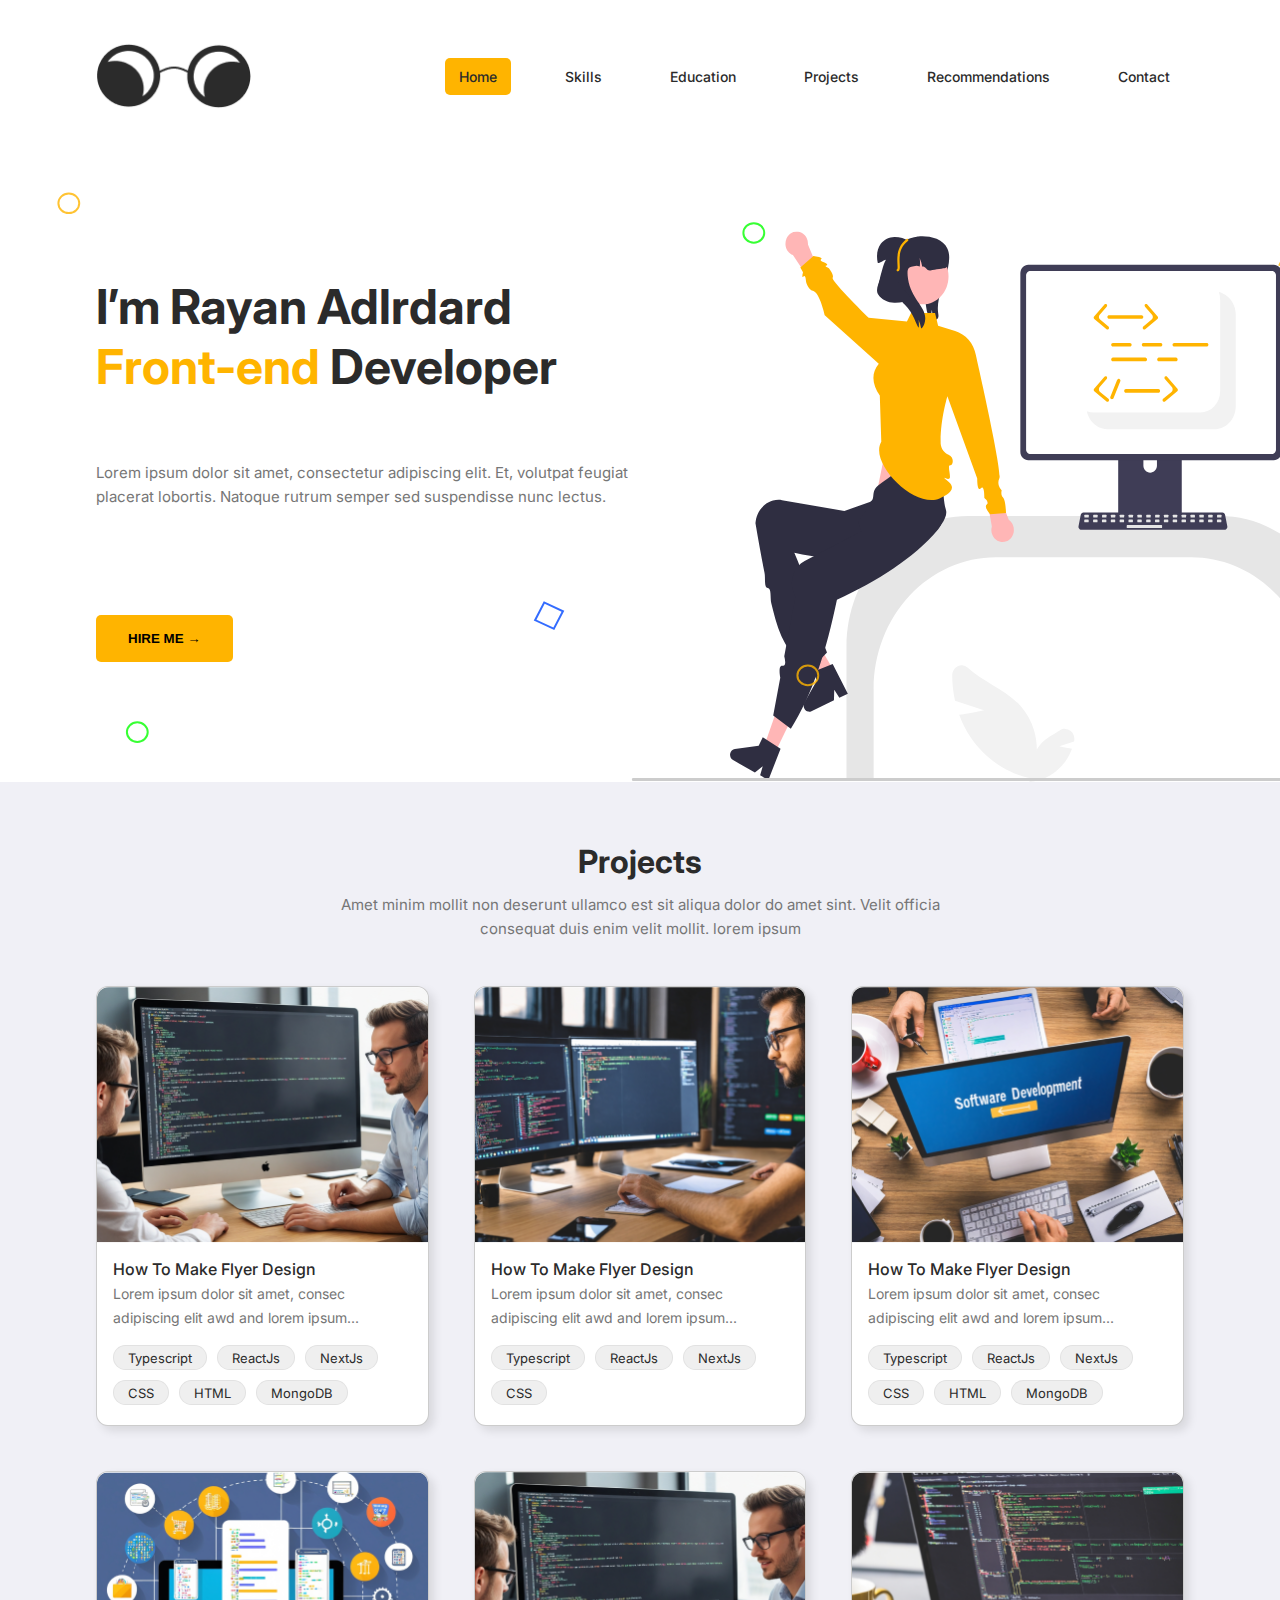
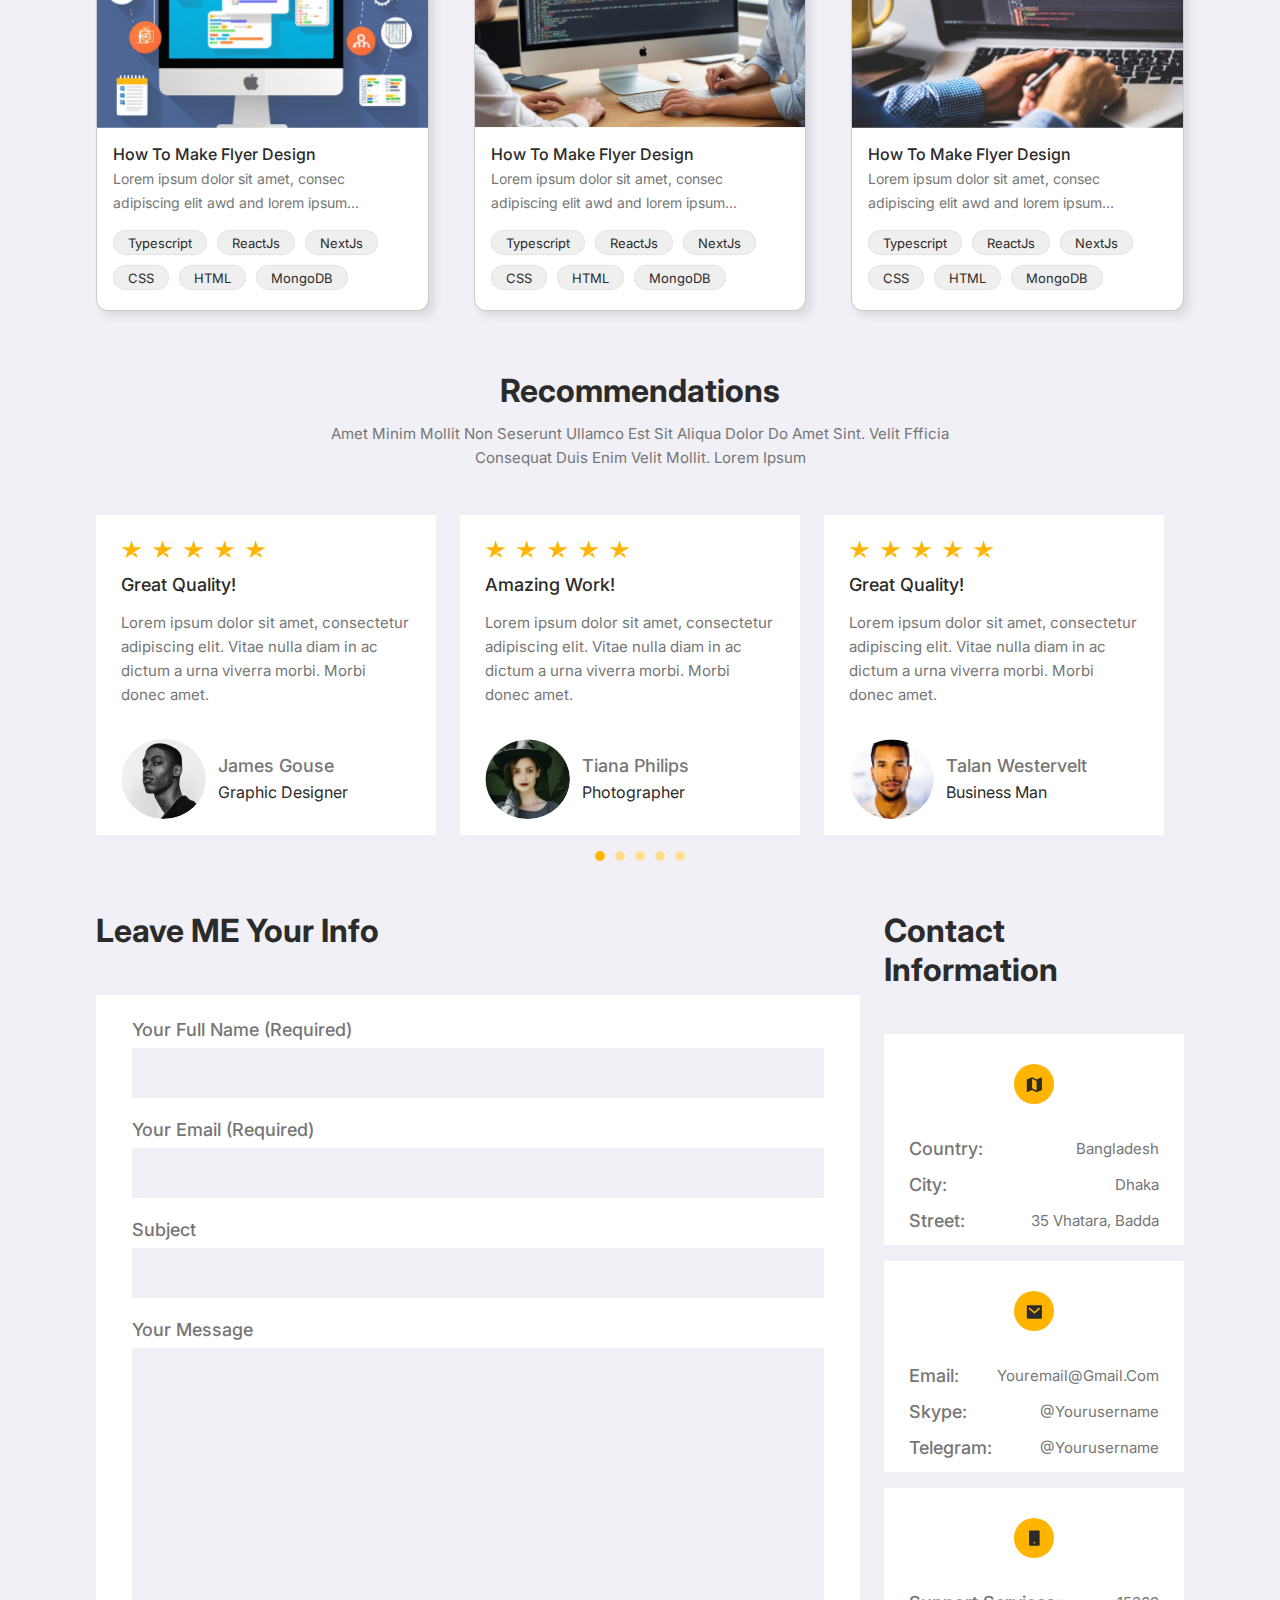
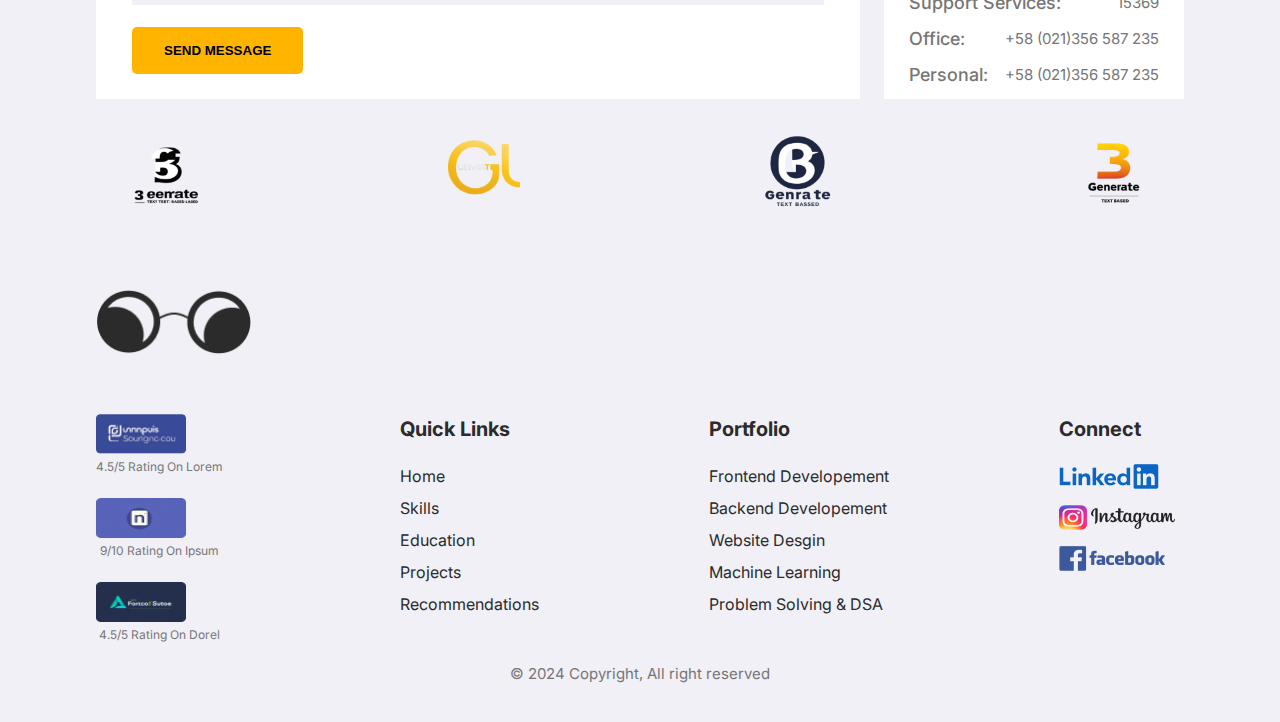
<file: index.html>
<!DOCTYPE html>
<html lang="en">

<head>
    <meta charset="UTF-8">
    <meta name="viewport" content="width=device-width, initial-scale=1.0">
    <title>Home</title>
    <link rel="preconnect" href="https://fonts.googleapis.com">
    <link rel="preconnect" href="https://fonts.gstatic.com" crossorigin>
    <link
        href="https://fonts.googleapis.com/css2?family=Inter:ital,opsz,wght@0,14..32,100..900;1,14..32,100..900&display=swap"
        rel="stylesheet">
    <link rel="stylesheet" href="styles.css">
</head>

<body>
    <header>
        <nav class="navbar">
            <img class="logo" src="public/logo.svg" alt="Rayan Adlrdard's Portfolio Site" />
            <ul class="navbar-links">
                <li class="active-nav"><a href="index.html">Home</a></li>
                <li><a href="skill.html">Skills</a></li>
                <li><a href="#">Education</a></li>
                <li><a href="#">Projects</a></li>
                <li><a href="#">Recommendations</a></li>
                <li><a href="#">Contact</a></li>
            </ul>
            <button class="hamburger-menu">
                <span></span>
                <span></span>
                <span></span>
            </button>
        </nav>
    </header>
    <div class="overlay"></div>
    <nav class="side-menu">
        <div class="py-24 flex-between align-center">
            <img height="50" src="public/logo.svg" alt="Rayan Adlrdard's Portfolio Site" />
            <button id="close-side-menu">
                <span></span>
                <span></span>
            </button>
        </div>
        <ul class="text-center">
            <li><a href="index.html">Home</a></li>
            <li><a href="skill.html">Skills</a></li>
            <li><a href="index.html">Education</a></li>
            <li><a href="index.html">Projects</a></li>
            <li><a href="index.html">Recommendations</a></li>
            <li><a href="index.html">Contact</a></li>
        </ul>
    </nav>
    <main>
        <div class="bg-white">
            <section class="hero two-col">
                <div class="hero-details">
                    <h1>I’m Rayan Adlrdard <br> <span class="text-primary">Front-end</span> Developer</h1>
                    <p>Lorem ipsum dolor sit amet, consectetur adipiscing elit. Et, volutpat feugiat placerat lobortis.
                        Natoque rutrum semper sed suspendisse nunc lectus.</p>
                    <button class="button-primary">HIRE ME &rarr;</button>
                </div>
            </section>
        </div>
        <section class="pt-60 flex-col align-center">
            <h2>Projects</h2>
            <p class="max-w-654-p">Amet minim mollit non deserunt ullamco est sit aliqua dolor do amet sint. Velit
                officia consequat duis
                enim velit mollit. lorem ipsum</p>
            <div class="project-cards">
                <div class="project-card">
                    <img src="public/project-1.png" alt="How To Make Flyer Design">
                    <div class="project-content flex-col">
                        <div>
                            <span class="project-title">How To Make Flyer Design</span>
                            <p>Lorem ipsum dolor sit amet, consec adipiscing elit awd and lorem ipsum...</p>
                        </div>
                        <div class="project-tags">
                            <span class="flex-center">Typescript</span>
                            <span class="flex-center">ReactJs</span>
                            <span class="flex-center">NextJs</span>
                            <span class="flex-center">CSS</span>
                            <span class="flex-center">HTML</span>
                            <span class="flex-center">MongoDB</span>
                        </div>
                    </div>
                </div>
                <div class="project-card">
                    <img src="public/project-2.png" alt="How To Make Flyer Design">
                    <div class="project-content flex-col">
                        <div>
                            <span class="project-title">How To Make Flyer Design</span>
                            <p>Lorem ipsum dolor sit amet, consec adipiscing elit awd and lorem ipsum...</p>
                        </div>
                        <div class="project-tags">
                            <span class="flex-center">Typescript</span>
                            <span class="flex-center">ReactJs</span>
                            <span class="flex-center">NextJs</span>
                            <span class="flex-center">CSS</span>
                        </div>
                    </div>
                </div>
                <div class="project-card">
                    <img src="public/project-3.png" alt="How To Make Flyer Design">
                    <div class="project-content flex-col">
                        <div>
                            <span class="project-title">How To Make Flyer Design</span>
                            <p>Lorem ipsum dolor sit amet, consec adipiscing elit awd and lorem ipsum...</p>
                        </div>
                        <div class="project-tags">
                            <span class="flex-center">Typescript</span>
                            <span class="flex-center">ReactJs</span>
                            <span class="flex-center">NextJs</span>
                            <span class="flex-center">CSS</span>
                            <span class="flex-center">HTML</span>
                            <span class="flex-center">MongoDB</span>
                        </div>
                    </div>
                </div>
                <div class="project-card">
                    <img src="public/project-4.png" alt="How To Make Flyer Design">
                    <div class="project-content flex-col">
                        <div>
                            <span class="project-title">How To Make Flyer Design</span>
                            <p>Lorem ipsum dolor sit amet, consec adipiscing elit awd and lorem ipsum...</p>
                        </div>
                        <div class="project-tags">
                            <span class="flex-center">Typescript</span>
                            <span class="flex-center">ReactJs</span>
                            <span class="flex-center">NextJs</span>
                            <span class="flex-center">CSS</span>
                            <span class="flex-center">HTML</span>
                            <span class="flex-center">MongoDB</span>
                        </div>
                    </div>
                </div>
                <div class="project-card">
                    <img src="public/project-1.png" alt="How To Make Flyer Design">
                    <div class="project-content flex-col">
                        <div>
                            <span class="project-title">How To Make Flyer Design</span>
                            <p>Lorem ipsum dolor sit amet, consec adipiscing elit awd and lorem ipsum...</p>
                        </div>
                        <div class="project-tags">
                            <span class="flex-center">Typescript</span>
                            <span class="flex-center">ReactJs</span>
                            <span class="flex-center">NextJs</span>
                            <span class="flex-center">CSS</span>
                            <span class="flex-center">HTML</span>
                            <span class="flex-center">MongoDB</span>
                        </div>
                    </div>
                </div>
                <div class="project-card">
                    <img src="public/project-5.png" alt="How To Make Flyer Design">
                    <div class="project-content flex-col">
                        <div>
                            <span class="project-title">How To Make Flyer Design</span>
                            <p>Lorem ipsum dolor sit amet, consec adipiscing elit awd and lorem ipsum...</p>
                        </div>
                        <div class="project-tags">
                            <span class="flex-center">Typescript</span>
                            <span class="flex-center">ReactJs</span>
                            <span class="flex-center">NextJs</span>
                            <span class="flex-center">CSS</span>
                            <span class="flex-center">HTML</span>
                            <span class="flex-center">MongoDB</span>
                        </div>
                    </div>
                </div>
            </div>
        </section>
        <section class="pt-60 flex-col align-center">
            <h2>Recommendations</h2>
            <p class="max-w-654-p">Amet Minim Mollit Non Seserunt Ullamco Est Sit Aliqua Dolor Do Amet Sint. Velit
                Ffficia Consequat Duis Enim Velit Mollit. Lorem Ipsum</p>
            <div class="carousel-container">
                <div class="carousel-wrapper flex gap-24">
                    <div class="recommendation-card">
                        <div class="flex gap-10 pb-16">
                            <img src="public/star.svg" alt="rating-star">
                            <img src="public/star.svg" alt="rating-star">
                            <img src="public/star.svg" alt="rating-star">
                            <img src="public/star.svg" alt="rating-star">
                            <img src="public/star.svg" alt="rating-star">
                        </div>
                        <p style="color: var(--text-dark);" class="heading-4 pb-16">Great Quality!</p>
                        <p class="pb-32">Lorem ipsum dolor sit amet, consectetur adipiscing elit. Vitae nulla diam in ac
                            dictum a urna
                            viverra morbi. Morbi donec amet.</p>
                        <div class="flex gap-12">
                            <img height="80" width="85" class="round" src="public/profile-1.png" James Gouse">
                            <div class="flex-col justify-center gap-6">
                                <span class="heading-4">James Gouse</span>
                                <span>Graphic Designer</span>
                            </div>
                        </div>
                    </div>
                    <div class="recommendation-card">
                        <div class="flex gap-10 pb-16">
                            <img src="public/star.svg" alt="rating-star">
                            <img src="public/star.svg" alt="rating-star">
                            <img src="public/star.svg" alt="rating-star">
                            <img src="public/star.svg" alt="rating-star">
                            <img src="public/star.svg" alt="rating-star">
                        </div>
                        <p style="color: var(--text-dark);" class="heading-4 pb-16">Amazing Work!</p>
                        <p class="pb-32">Lorem ipsum dolor sit amet, consectetur adipiscing elit. Vitae nulla diam in ac
                            dictum a urna
                            viverra morbi. Morbi donec amet.</p>
                        <div class="flex gap-12">
                            <img height="80" width="85" class="round" src="public/profile-2.png" alt="Tiana Philips">
                            <div class="flex-col justify-center gap-6">
                                <span class="heading-4">Tiana Philips</span>
                                <span>Photographer</span>
                            </div>
                        </div>
                    </div>
                    <div class="recommendation-card">
                        <div class="flex gap-10 pb-16">
                            <img src="public/star.svg" alt="rating-star">
                            <img src="public/star.svg" alt="rating-star">
                            <img src="public/star.svg" alt="rating-star">
                            <img src="public/star.svg" alt="rating-star">
                            <img src="public/star.svg" alt="rating-star">
                        </div>
                        <p style="color: var(--text-dark);" class="heading-4 pb-16">Great Quality!</p>
                        <p class="pb-32">Lorem ipsum dolor sit amet, consectetur adipiscing elit. Vitae nulla diam in ac
                            dictum a urna
                            viverra morbi. Morbi donec amet.</p>
                        <div class="flex gap-12">
                            <img height="80" width="85" class="round" src="public/profile-3.png" alt="Talan Westervelt">
                            <div class="flex-col justify-center gap-6">
                                <span class="heading-4">Talan Westervelt</span>
                                <span>Business Man</span>
                            </div>
                        </div>
                    </div>
                    <div class="recommendation-card">
                        <div class="flex gap-10 pb-16">
                            <img src="public/star.svg" alt="rating-star">
                            <img src="public/star.svg" alt="rating-star">
                            <img src="public/star.svg" alt="rating-star">
                            <img src="public/star.svg" alt="rating-star">
                            <img src="public/star.svg" alt="rating-star">
                        </div>
                        <p style="color: var(--text-dark);" class="heading-4 pb-16">Great Quality!</p>
                        <p class="pb-32">Lorem ipsum dolor sit amet, consectetur adipiscing elit. Vitae nulla diam in ac
                            dictum a urna
                            viverra morbi. Morbi donec amet.</p>
                        <div class="flex gap-12">
                            <img height="80" width="85" class="round" src="public/profile-1.png" James Gouse">
                            <div class="flex-col justify-center gap-6">
                                <span class="heading-4">James Gouse</span>
                                <span>Graphic Designer</span>
                            </div>
                        </div>
                    </div>
                    <div class="recommendation-card">
                        <div class="flex gap-10 pb-16">
                            <img src="public/star.svg" alt="rating-star">
                            <img src="public/star.svg" alt="rating-star">
                            <img src="public/star.svg" alt="rating-star">
                            <img src="public/star.svg" alt="rating-star">
                            <img src="public/star.svg" alt="rating-star">
                        </div>
                        <p style="color: var(--text-dark);" class="heading-4 pb-16">Amazing Work!</p>
                        <p class="pb-32">Lorem ipsum dolor sit amet, consectetur adipiscing elit. Vitae nulla diam in ac
                            dictum a urna
                            viverra morbi. Morbi donec amet.</p>
                        <div class="flex gap-12">
                            <img height="80" width="85" class="round" src="public/profile-2.png" alt="Tiana Philips">
                            <div class="flex-col justify-center gap-6">
                                <span class="heading-4">Tiana Philips</span>
                                <span>Photographer</span>
                            </div>
                        </div>
                    </div>
                    <div class="recommendation-card">
                        <div class="flex gap-10 pb-16">
                            <img src="public/star.svg" alt="rating-star">
                            <img src="public/star.svg" alt="rating-star">
                            <img src="public/star.svg" alt="rating-star">
                            <img src="public/star.svg" alt="rating-star">
                            <img src="public/star.svg" alt="rating-star">
                        </div>
                        <p style="color: var(--text-dark);" class="heading-4 pb-16">Great Quality!</p>
                        <p class="pb-32">Lorem ipsum dolor sit amet, consectetur adipiscing elit. Vitae nulla diam in ac
                            dictum a urna
                            viverra morbi. Morbi donec amet.</p>
                        <div class="flex gap-12">
                            <img height="80" width="85" class="round" src="public/profile-3.png" alt="Talan Westervelt">
                            <div class="flex-col justify-center gap-6">
                                <span class="heading-4">Talan Westervelt</span>
                                <span>Business Man</span>
                            </div>
                        </div>
                    </div>
                    <div class="recommendation-card">
                        <div class="flex gap-10 pb-16">
                            <img src="public/star.svg" alt="rating-star">
                            <img src="public/star.svg" alt="rating-star">
                            <img src="public/star.svg" alt="rating-star">
                            <img src="public/star.svg" alt="rating-star">
                            <img src="public/star.svg" alt="rating-star">
                        </div>
                        <p style="color: var(--text-dark);" class="heading-4 pb-16">Great Quality!</p>
                        <p class="pb-32">Lorem ipsum dolor sit amet, consectetur adipiscing elit. Vitae nulla diam in ac
                            dictum a urna
                            viverra morbi. Morbi donec amet.</p>
                        <div class="flex gap-12">
                            <img height="80" width="85" class="round" src="public/profile-1.png" James Gouse">
                            <div class="flex-col justify-center gap-6">
                                <span class="heading-4">James Gouse</span>
                                <span>Graphic Designer</span>
                            </div>
                        </div>
                    </div>
                    <div class="recommendation-card">
                        <div class="flex gap-10 pb-16">
                            <img src="public/star.svg" alt="rating-star">
                            <img src="public/star.svg" alt="rating-star">
                            <img src="public/star.svg" alt="rating-star">
                            <img src="public/star.svg" alt="rating-star">
                            <img src="public/star.svg" alt="rating-star">
                        </div>
                        <p style="color: var(--text-dark);" class="heading-4 pb-16">Amazing Work!</p>
                        <p class="pb-32">Lorem ipsum dolor sit amet, consectetur adipiscing elit. Vitae nulla diam in ac
                            dictum a urna
                            viverra morbi. Morbi donec amet.</p>
                        <div class="flex gap-12">
                            <img height="80" width="85" class="round" src="public/profile-2.png" alt="Tiana Philips">
                            <div class="flex-col justify-center gap-6">
                                <span class="heading-4">Tiana Philips</span>
                                <span>Photographer</span>
                            </div>
                        </div>
                    </div>
                    <div class="recommendation-card">
                        <div class="flex gap-10 pb-16">
                            <img src="public/star.svg" alt="rating-star">
                            <img src="public/star.svg" alt="rating-star">
                            <img src="public/star.svg" alt="rating-star">
                            <img src="public/star.svg" alt="rating-star">
                            <img src="public/star.svg" alt="rating-star">
                        </div>
                        <p style="color: var(--text-dark);" class="heading-4 pb-16">Great Quality!</p>
                        <p class="pb-32">Lorem ipsum dolor sit amet, consectetur adipiscing elit. Vitae nulla diam in ac
                            dictum a urna
                            viverra morbi. Morbi donec amet.</p>
                        <div class="flex gap-12">
                            <img height="80" width="85" class="round" src="public/profile-3.png" alt="Talan Westervelt">
                            <div class="flex-col justify-center gap-6">
                                <span class="heading-4">Talan Westervelt</span>
                                <span>Business Man</span>
                            </div>
                        </div>
                    </div>
                    <div class="recommendation-card">
                        <div class="flex gap-10 pb-16">
                            <img src="public/star.svg" alt="rating-star">
                            <img src="public/star.svg" alt="rating-star">
                            <img src="public/star.svg" alt="rating-star">
                            <img src="public/star.svg" alt="rating-star">
                            <img src="public/star.svg" alt="rating-star">
                        </div>
                        <p style="color: var(--text-dark);" class="heading-4 pb-16">Great Quality!</p>
                        <p class="pb-32">Lorem ipsum dolor sit amet, consectetur adipiscing elit. Vitae nulla diam in ac
                            dictum a urna
                            viverra morbi. Morbi donec amet.</p>
                        <div class="flex gap-12">
                            <img height="80" width="85" class="round" src="public/profile-1.png" James Gouse">
                            <div class="flex-col justify-center gap-6">
                                <span class="heading-4">James Gouse</span>
                                <span>Graphic Designer</span>
                            </div>
                        </div>
                    </div>
                    <div class="recommendation-card">
                        <div class="flex gap-10 pb-16">
                            <img src="public/star.svg" alt="rating-star">
                            <img src="public/star.svg" alt="rating-star">
                            <img src="public/star.svg" alt="rating-star">
                            <img src="public/star.svg" alt="rating-star">
                            <img src="public/star.svg" alt="rating-star">
                        </div>
                        <p style="color: var(--text-dark);" class="heading-4 pb-16">Amazing Work!</p>
                        <p class="pb-32">Lorem ipsum dolor sit amet, consectetur adipiscing elit. Vitae nulla diam in ac
                            dictum a urna
                            viverra morbi. Morbi donec amet.</p>
                        <div class="flex gap-12">
                            <img height="80" width="85" class="round" src="public/profile-2.png" alt="Tiana Philips">
                            <div class="flex-col justify-center gap-6">
                                <span class="heading-4">Tiana Philips</span>
                                <span>Photographer</span>
                            </div>
                        </div>
                    </div>
                    <div class="recommendation-card">
                        <div class="flex gap-10 pb-16">
                            <img src="public/star.svg" alt="rating-star">
                            <img src="public/star.svg" alt="rating-star">
                            <img src="public/star.svg" alt="rating-star">
                            <img src="public/star.svg" alt="rating-star">
                            <img src="public/star.svg" alt="rating-star">
                        </div>
                        <p style="color: var(--text-dark);" class="heading-4 pb-16">Great Quality!</p>
                        <p class="pb-32">Lorem ipsum dolor sit amet, consectetur adipiscing elit. Vitae nulla diam in ac
                            dictum a urna
                            viverra morbi. Morbi donec amet.</p>
                        <div class="flex gap-12">
                            <img height="80" width="85" class="round" src="public/profile-3.png" alt="Talan Westervelt">
                            <div class="flex-col justify-center gap-6">
                                <span class="heading-4">Talan Westervelt</span>
                                <span>Business Man</span>
                            </div>
                        </div>
                    </div>
                    <div class="recommendation-card">
                        <div class="flex gap-10 pb-16">
                            <img src="public/star.svg" alt="rating-star">
                            <img src="public/star.svg" alt="rating-star">
                            <img src="public/star.svg" alt="rating-star">
                            <img src="public/star.svg" alt="rating-star">
                            <img src="public/star.svg" alt="rating-star">
                        </div>
                        <p style="color: var(--text-dark);" class="heading-4 pb-16">Great Quality!</p>
                        <p class="pb-32">Lorem ipsum dolor sit amet, consectetur adipiscing elit. Vitae nulla diam in ac
                            dictum a urna
                            viverra morbi. Morbi donec amet.</p>
                        <div class="flex gap-12">
                            <img height="80" width="85" class="round" src="public/profile-1.png" James Gouse">
                            <div class="flex-col justify-center gap-6">
                                <span class="heading-4">James Gouse</span>
                                <span>Graphic Designer</span>
                            </div>
                        </div>
                    </div>
                    <div class="recommendation-card">
                        <div class="flex gap-10 pb-16">
                            <img src="public/star.svg" alt="rating-star">
                            <img src="public/star.svg" alt="rating-star">
                            <img src="public/star.svg" alt="rating-star">
                            <img src="public/star.svg" alt="rating-star">
                            <img src="public/star.svg" alt="rating-star">
                        </div>
                        <p style="color: var(--text-dark);" class="heading-4 pb-16">Amazing Work!</p>
                        <p class="pb-32">Lorem ipsum dolor sit amet, consectetur adipiscing elit. Vitae nulla diam in ac
                            dictum a urna
                            viverra morbi. Morbi donec amet.</p>
                        <div class="flex gap-12">
                            <img height="80" width="85" class="round" src="public/profile-2.png" alt="Tiana Philips">
                            <div class="flex-col justify-center gap-6">
                                <span class="heading-4">Tiana Philips</span>
                                <span>Photographer</span>
                            </div>
                        </div>
                    </div>
                    <div class="recommendation-card">
                        <div class="flex gap-10 pb-16">
                            <img src="public/star.svg" alt="rating-star">
                            <img src="public/star.svg" alt="rating-star">
                            <img src="public/star.svg" alt="rating-star">
                            <img src="public/star.svg" alt="rating-star">
                            <img src="public/star.svg" alt="rating-star">
                        </div>
                        <p style="color: var(--text-dark);" class="heading-4 pb-16">Great Quality!</p>
                        <p class="pb-32">Lorem ipsum dolor sit amet, consectetur adipiscing elit. Vitae nulla diam in ac
                            dictum a urna
                            viverra morbi. Morbi donec amet.</p>
                        <div class="flex gap-12">
                            <img height="80" width="85" class="round" src="public/profile-3.png" alt="Talan Westervelt">
                            <div class="flex-col justify-center gap-6">
                                <span class="heading-4">Talan Westervelt</span>
                                <span>Business Man</span>
                            </div>
                        </div>
                    </div>
                </div>
            </div>
            <div class="carousel-dots flex gap-10 mt-16">
            </div>
        </section>
        <section class="contact flex gap-24">
            <div class="flex-col leave-info">
                <h2>Leave ME Your Info</h2>
                <form class="flex-col gap-22">
                    <div class="flex-col gap-8">
                        <label class="heading-4" for="name">Your Full Name (Required)</label>
                        <input type="text" id="name">
                    </div>
                    <div class="flex-col gap-8">
                        <label class="heading-4" for="email">Your Email (Required)</label>
                        <input type="email" id="email">
                    </div>
                    <div class="flex-col gap-8">
                        <label class="heading-4" for="subject">Subject</label>
                        <input type="text" id="subject">
                    </div>
                    <div class="textarea-container flex-col gap-8">
                        <label class="heading-4" for="message">Your Message</label>
                        <textarea id="message"></textarea>
                    </div>
                    <button class="button-primary">SEND MESSAGE</button>
                </form>
            </div>
            <div class="contact-info">
                <h2>Contact Information</h2>
                <div class="flex-col gap-16">
                    <div class="low-width-contact-card flex-col gap-16">
                        <div class="w-full contact-details flex-col align-center">
                            <span class="flex-center">
                                <img src="public/contact-map.svg" alt="Map">
                            </span>
                            <div class="flex-between flex-1 w-full">
                                <div class="flex-1 flex-col gap-16">
                                    <div class="flex-between">
                                        <span class="heading-4 flex-center">Country:</span>
                                        <p class="line-20">Bangladesh</span>
                                    </div>
                                    <div class="flex-between">
                                        <span class="heading-4 flex-center">City:</span>
                                        <p class="line-20">Dhaka</span>
                                    </div>
                                    <div class="flex-between">
                                        <span class="heading-4">Street:</span>
                                        <p class="line-20">35 Vhatara, Badda</span>
                                    </div>
                                </div>
                            </div>
                        </div>
                        <div class="contact-details flex-col align-center">
                            <span class="flex-center">
                                <img src="public/contact-mail.svg" alt="Mail">
                            </span>
                            <div class="flex-between flex-1 w-full">
                                <div class="flex-1 flex-col gap-16">
                                    <div class="flex-between">
                                        <span class="heading-4 flex-center">Email:</span>
                                        <p class="line-20">Youremail@Gmail.Com</span>
                                    </div>
                                    <div class="flex-between">
                                        <span class="heading-4 flex-center">Skype:</span>
                                        <p class="line-20">@Yourusername</span>
                                    </div>
                                    <div class="flex-between">
                                        <span class="heading-4">Telegram:</span>
                                        <p class="line-20">@Yourusername</span>
                                    </div>
                                </div>
                            </div>
                        </div>
                    </div>
                    <div class="contact-details flex-col align-center">
                        <span class="flex-center">
                            <img src="public/contact-phone.svg" alt="Phone">
                        </span>
                        <div class="flex-between flex-1 w-full">
                            <div class="flex-1 flex-col gap-16">
                                <div class="flex-between">
                                    <span class="heading-4 flex-center">Support Services:</span>
                                    <p class="line-20">15369</span>
                                </div>
                                <div class="flex-between">
                                    <span class="heading-4 flex-center">Office:</span>
                                    <p class="line-20">+58 (021)356 587 235</span>
                                </div>
                                <div class="flex-between">
                                    <span class="heading-4">Personal:</span>
                                    <p class="line-20">+58 (021)356 587 235</span>
                                </div>
                            </div>
                        </div>
                    </div>
                </div>
            </div>
        </section>
    </main>
    <footer class="flex-col">
        <div class="img-frame flex-between">
            <img src="public/Frame-1.png" alt="Frame 1">
            <img src="public/Frame-2.png" alt="Frame 2">
            <img src="public/Frame-3.png" alt="Frame 3">
            <img src="public/Frame-4.png" alt="Frame 4">
        </div>
        <div class="single-logo-container">
            <img class="logo" src="public/logo.svg" alt="">
        </div>
        <div class="footer-details flex-between">
            <div class="ratings flex-col">
                <div class="rating-icon flex-col">
                    <img src="public/upwork.png" alt="Upwork">
                    <span class="flex-center">4.5/5 Rating On Lorem</span>
                </div>
                <div class="rating-icon flex-col">
                    <img src="public/Ipsum.png" alt="Ipsum">
                    <span class="flex-center">9/10 Rating On Ipsum</span>
                </div>
                <div class="rating-icon flex-col">
                    <img src="public/Dorel.png" alt="Dorel">
                    <span class="flex-center">4.5/5 Rating On Dorel</span>
                </div>
            </div>
            <div class="flex-between gap-170">
                <div class="quick-links flex-col gap-20">
                    <p class="footer-links-header">Quick Links</p>
                    <div class="links flex-col gap-8">
                        <a href="index.html">Home</a>
                        <a href="skill.html">Skills</a>
                        <a href="/">Education</a>
                        <a href="/">Projects</a>
                        <a href="/">Recommendations</a>
                    </div>
                </div>
                <div class="portfolio flex-col gap-20">
                    <p class="footer-links-header">Portfolio</p>
                    <div class="links flex-col gap-8">
                        <a href="#">Frontend Developement</a>
                        <a href="#">Backend Developement</a>
                        <a href="#">Website Desgin</a>
                        <a href="#">Machine Learning</a>
                        <a href="#">Problem Solving & DSA</a>
                    </div>
                </div>
                <div class="links-img-container flex-col gap-20">
                    <p class="footer-links-header">Connect</p>
                    <div class="links-img flex-col gap-16">
                        <a href="#">
                            <img src="public/LinkedIn.png" alt="LinkedIn">
                        </a>
                        <a href="#">
                            <img src="public/Instagram.png" alt="Instagram">
                        </a>
                        <a href="#">
                            <img src="public/Facebook.png" alt="Facebook">
                        </a>
                    </div>
                </div>
            </div>
        </div>
        <p class="text-center copyright">&copy; 2024 Copyright, All right reserved</p>
    </footer>
    <script src="carousel.js"></script>
</body>

</html>
</file>
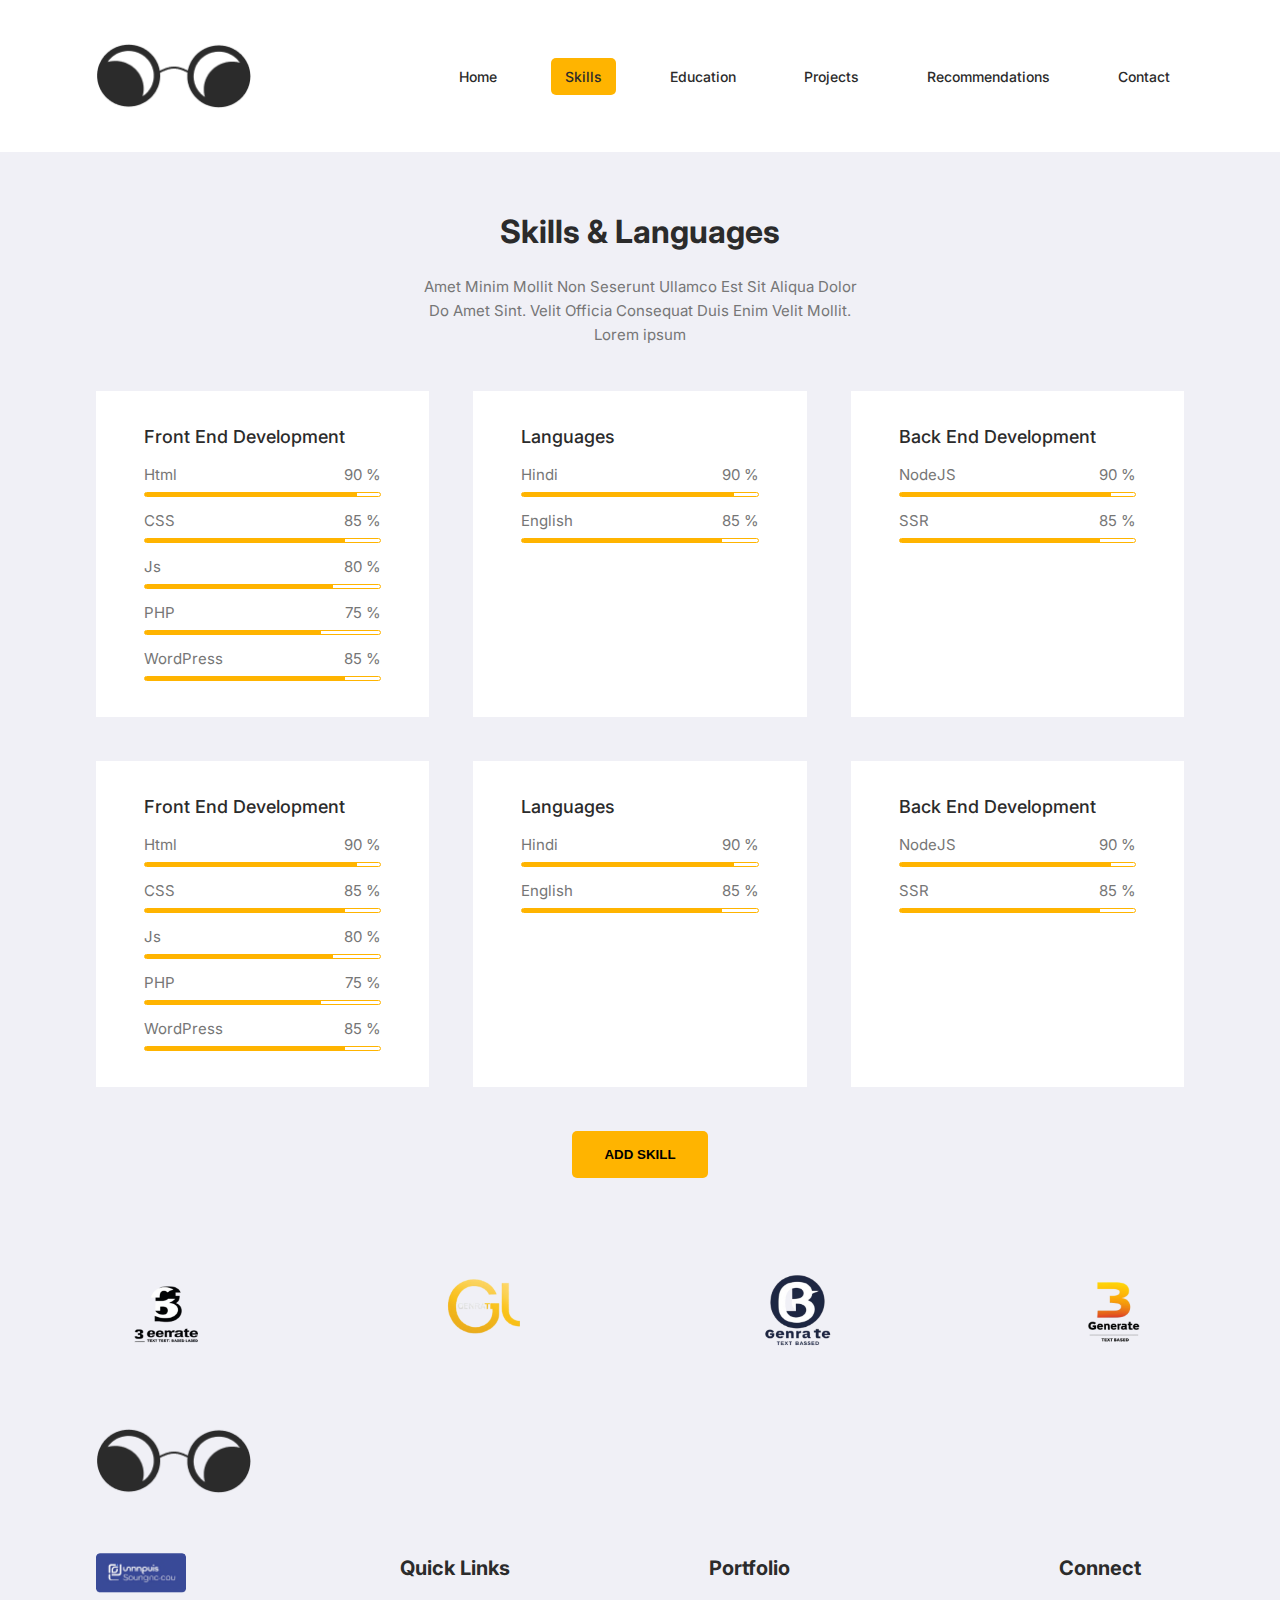
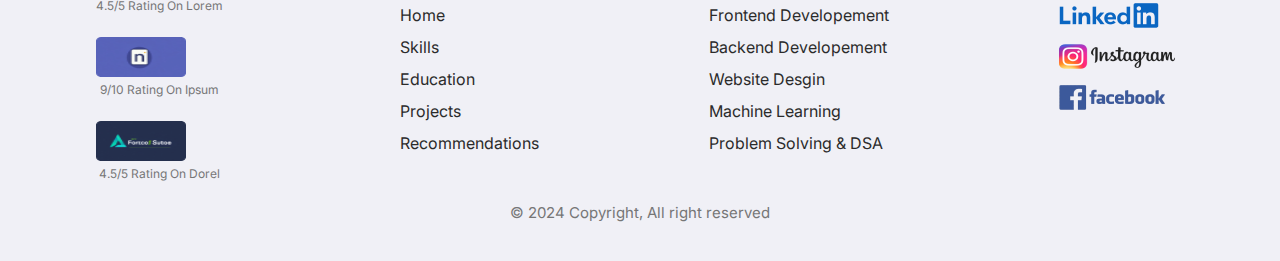
<file: skill.html>
<!DOCTYPE html>
<html lang="en">

<head>
    <meta charset="UTF-8">
    <meta name="viewport" content="width=device-width, initial-scale=1.0">
    <title>Home</title>
    <link rel="preconnect" href="https://fonts.googleapis.com">
    <link rel="preconnect" href="https://fonts.gstatic.com" crossorigin>
    <link
        href="https://fonts.googleapis.com/css2?family=Inter:ital,opsz,wght@0,14..32,100..900;1,14..32,100..900&display=swap"
        rel="stylesheet">
    <link rel="stylesheet" href="styles.css">
</head>

<body>
    <div class="overlay">
        <form class="modal py-36 px-28">
            <h2>
                Add Skill
            </h2>
            <div class="flex-col gap-16">
                <label class="modal-label" for="domain">Domain</label>
                <input id="domain" class="border-5" type="text">
            </div>
            <div class="flex-col gap-16">
                <p class="modal-label">Skills</p>
                <div class="w-full flex gap-20">
                    <div class="w-full flex-col gap-8">
                        <p class="heading-4">Skills</p>
                        <div class="flex-col gap-16">
                            <input class="border-5 skill-input" type="text">
                            <input class="border-5 skill-input" type="text">
                            <input class="border-5 skill-input" type="text">
                            <input class="border-5 skill-input" type="text">
                            <input class="border-5 skill-input" type="text">
                        </div>
                    </div>
                    <div class="flex-col gap-8 proficiency">
                        <p class="heading-4"><span>Proficiency (</span>% <span>)</span></p>
                        <div class="flex-col gap-16">
                            <input class="border-5 proficiency-input" type="number">
                            <input class="border-5 proficiency-input" type="number">
                            <input class="border-5 proficiency-input" type="number">
                            <input class="border-5 proficiency-input" type="number">
                            <input class="border-5 proficiency-input" type="number">
                        </div>
                    </div>
                </div>
            </div>
            <div class="flex-end gap-24">
                <button id="add-skill-btn" class="button-primary">ADD SKILL</button>
                <button id="close-modal" class="button-red-outline">CANCEL</button>
            </div>
        </form>
    </div>
    <header>
        <nav class="navbar">
            <img class="logo" src="public/logo.svg" alt="Rayan Adlrdard's Portfolio Site" />
            <ul class="navbar-links">
                <li><a href="index.html">Home</a></li>
                <li class="active-nav"><a href="skill.html">Skills</a></li>
                <li><a href="index.html">Education</a></li>
                <li><a href="index.html">Projects</a></li>
                <li><a href="index.html">Recommendations</a></li>
                <li><a href="index.html">Contact</a></li>
            </ul>
            <button class="hamburger-menu">
                <span></span>
                <span></span>
                <span></span>
            </button>
        </nav>
    </header>
    <div class="overlay-side-menu"></div>
    <nav class="side-menu">
        <div class="py-24 flex-between align-center">
            <img height="50" src="public/logo.svg" alt="Rayan Adlrdard's Portfolio Site" />
            <button id="close-side-menu">
                <span></span>
                <span></span>
            </button>
        </div>
        <ul class="text-center">
            <li><a href="index.html">Home</a></li>
            <li><a href="skill.html">Skills</a></li>
            <li><a href="index.html">Education</a></li>
            <li><a href="index.html">Projects</a></li>
            <li><a href="index.html">Recommendations</a></li>
            <li><a href="index.html">Contact</a></li>
        </ul>
    </nav>
    <main>
        <section class="flex-col align-center py-60">
            <h2>Skills & Languages</h2>
            <p class="skill-para pt-24 text-center">Amet Minim Mollit Non Seserunt Ullamco Est Sit Aliqua Dolor Do
                Amet
                Sint. Velit Officia Consequat Duis Enim Velit Mollit. Lorem ipsum</p>
            <div id="skills-grid" class="skills-grid w-full grid-3 grid-row-auto gap-44 py-44">
                <div class="py-36 px-48 bg-white flex-col">
                    <h4 class="text-dark">Front End Development</h4>
                    <div class="mt-16 mb-5 w-full flex-between">
                        <p>Html</p>
                        <p>90 %</p>
                    </div>
                    <span class="w-full color-bar-container"><span style="width: 90%;"></span></span>
                    <div class="mt-12 mb-5 w-full flex-between">
                        <p>CSS</p>
                        <p>85 %</p>
                    </div>
                    <span class="w-full color-bar-container"><span style="width: 85%;"></span></span>
                    <div class="mt-12 mb-5 w-full flex-between">
                        <p>Js</p>
                        <p>80 %</p>
                    </div>
                    <span class="w-full color-bar-container"><span style="width: 80%;"></span></span>
                    <div class="mt-12 mb-5 w-full flex-between">
                        <p>PHP</p>
                        <p>75 %</p>
                    </div>
                    <span class="w-full color-bar-container"><span style="width: 75%;"></span></span>
                    <div class="mt-12 mb-5 w-full flex-between">
                        <p>WordPress</p>
                        <p>85 %</p>
                    </div>
                    <span class="w-full color-bar-container"><span style="width: 85%;"></span></span>
                </div>
                <div class="py-36 px-48 bg-white flex-col">
                    <h4 class="text-dark">Languages</h4>
                    <div class="mt-16 mb-5 w-full flex-between">
                        <p>Hindi</p>
                        <p>90 %</p>
                    </div>
                    <span class="w-full color-bar-container"><span style="width: 90%;"></span></span>
                    <div class="mt-12 mb-5 w-full flex-between">
                        <p>English</p>
                        <p>85 %</p>
                    </div>
                    <span class="w-full color-bar-container"><span style="width: 85%;"></span></span>
                </div>
                <div class="py-36 px-48 bg-white flex-col">
                    <h4 class="text-dark">Back End Development</h4>
                    <div class="mt-16 mb-5 w-full flex-between">
                        <p>NodeJS</p>
                        <p>90 %</p>
                    </div>
                    <span class="w-full color-bar-container"><span style="width: 90%;"></span></span>
                    <div class="mt-12 mb-5 w-full flex-between">
                        <p>SSR</p>
                        <p>85 %</p>
                    </div>
                    <span class="w-full color-bar-container"><span style="width: 85%;"></span></span>
                </div>
                <div class="py-36 px-48 bg-white flex-col">
                    <h4 class="text-dark">Front End Development</h4>
                    <div class="mt-16 mb-5 w-full flex-between">
                        <p>Html</p>
                        <p>90 %</p>
                    </div>
                    <span class="w-full color-bar-container"><span style="width: 90%;"></span></span>
                    <div class="mt-12 mb-5 w-full flex-between">
                        <p>CSS</p>
                        <p>85 %</p>
                    </div>
                    <span class="w-full color-bar-container"><span style="width: 85%;"></span></span>
                    <div class="mt-12 mb-5 w-full flex-between">
                        <p>Js</p>
                        <p>80 %</p>
                    </div>
                    <span class="w-full color-bar-container"><span style="width: 80%;"></span></span>
                    <div class="mt-12 mb-5 w-full flex-between">
                        <p>PHP</p>
                        <p>75 %</p>
                    </div>
                    <span class="w-full color-bar-container"><span style="width: 75%;"></span></span>
                    <div class="mt-12 mb-5 w-full flex-between">
                        <p>WordPress</p>
                        <p>85 %</p>
                    </div>
                    <span class="w-full color-bar-container"><span style="width: 85%;"></span></span>
                </div>
                <div class="py-36 px-48 bg-white flex-col">
                    <h4 class="text-dark">Languages</h4>
                    <div class="mt-16 mb-5 w-full flex-between">
                        <p>Hindi</p>
                        <p>90 %</p>
                    </div>
                    <span class="w-full color-bar-container"><span style="width: 90%;"></span></span>
                    <div class="mt-12 mb-5 w-full flex-between">
                        <p>English</p>
                        <p>85 %</p>
                    </div>
                    <span class="w-full color-bar-container"><span style="width: 85%;"></span></span>
                </div>
                <div class="py-36 px-48 bg-white flex-col">
                    <h4 class="text-dark">Back End Development</h4>
                    <div class="mt-16 mb-5 w-full flex-between">
                        <p>NodeJS</p>
                        <p>90 %</p>
                    </div>
                    <span class="w-full color-bar-container"><span style="width: 90%;"></span></span>
                    <div class="mt-12 mb-5 w-full flex-between">
                        <p>SSR</p>
                        <p>85 %</p>
                    </div>
                    <span class="w-full color-bar-container"><span style="width: 85%;"></span></span>
                </div>
            </div>
            <button id="trigger-modal" class="button-primary">ADD SKILL</button>
        </section>
    </main>
    <footer class="flex-col">
        <div class="img-frame flex-between">
            <img src="public/Frame-1.png" alt="Frame 1">
            <img src="public/Frame-2.png" alt="Frame 2">
            <img src="public/Frame-3.png" alt="Frame 3">
            <img src="public/Frame-4.png" alt="Frame 4">
        </div>
        <div class="single-logo-container">
            <img class="logo" src="public/logo.svg" alt="">
        </div>
        <div class="footer-details flex-between">
            <div class="ratings flex-col">
                <div class="rating-icon flex-col">
                    <img src="public/upwork.png" alt="Upwork">
                    <span class="flex-center">4.5/5 Rating On Lorem</span>
                </div>
                <div class="rating-icon flex-col">
                    <img src="public/Ipsum.png" alt="Ipsum">
                    <span class="flex-center">9/10 Rating On Ipsum</span>
                </div>
                <div class="rating-icon flex-col">
                    <img src="public/Dorel.png" alt="Dorel">
                    <span class="flex-center">4.5/5 Rating On Dorel</span>
                </div>
            </div>
            <div class="flex-between gap-170">
                <div class="quick-links flex-col gap-20">
                    <p class="footer-links-header">Quick Links</p>
                    <div class="links flex-col gap-8">
                        <a href="index.html">Home</a>
                        <a href="skill.html">Skills</a>
                        <a href="index.html">Education</a>
                        <a href="index.html">Projects</a>
                        <a href="index.html">Recommendations</a>
                    </div>
                </div>
                <div class="portfolio flex-col gap-20">
                    <p class="footer-links-header">Portfolio</p>
                    <div class="links flex-col gap-8">
                        <a href="#">Frontend Developement</a>
                        <a href="#">Backend Developement</a>
                        <a href="#">Website Desgin</a>
                        <a href="#">Machine Learning</a>
                        <a href="#">Problem Solving & DSA</a>
                    </div>
                </div>
                <div class="links-img-container flex-col gap-20">
                    <p class="footer-links-header">Connect</p>
                    <div class="links-img flex-col gap-16">
                        <a href="#">
                            <img src="public/LinkedIn.png" alt="LinkedIn">
                        </a>
                        <a href="#">
                            <img src="public/Instagram.png" alt="Instagram">
                        </a>
                        <a href="#">
                            <img src="public/Facebook.png" alt="Facebook">
                        </a>
                    </div>
                </div>
            </div>
        </div>
        <p class="text-center copyright">&copy; 2024 Copyright, All right reserved</p>
    </footer>
    <!-- <script src="carousel.js"></script> -->
    <script src="modal.js"></script>
</body>

</html>
</file>
<file: styles.css>
@import url("./styles/root.css");
@import url("./styles/navbar.css");
@import url("./styles/generic.css");
@import url("./styles/hero.css");
@import url("./styles/projectSection.css");
@import url("./styles/footer.css");
@import url("./styles/gaps.css");
@import url("./styles/contact.css");
@import url("./styles/margin.css");
@import url("./styles/padding.css");
@import url("./styles/skillSection.css");
@import url("./styles/grid.css");
@import url("./styles/modal.css");
@import url("./styles/recommendation.css");
</file>
